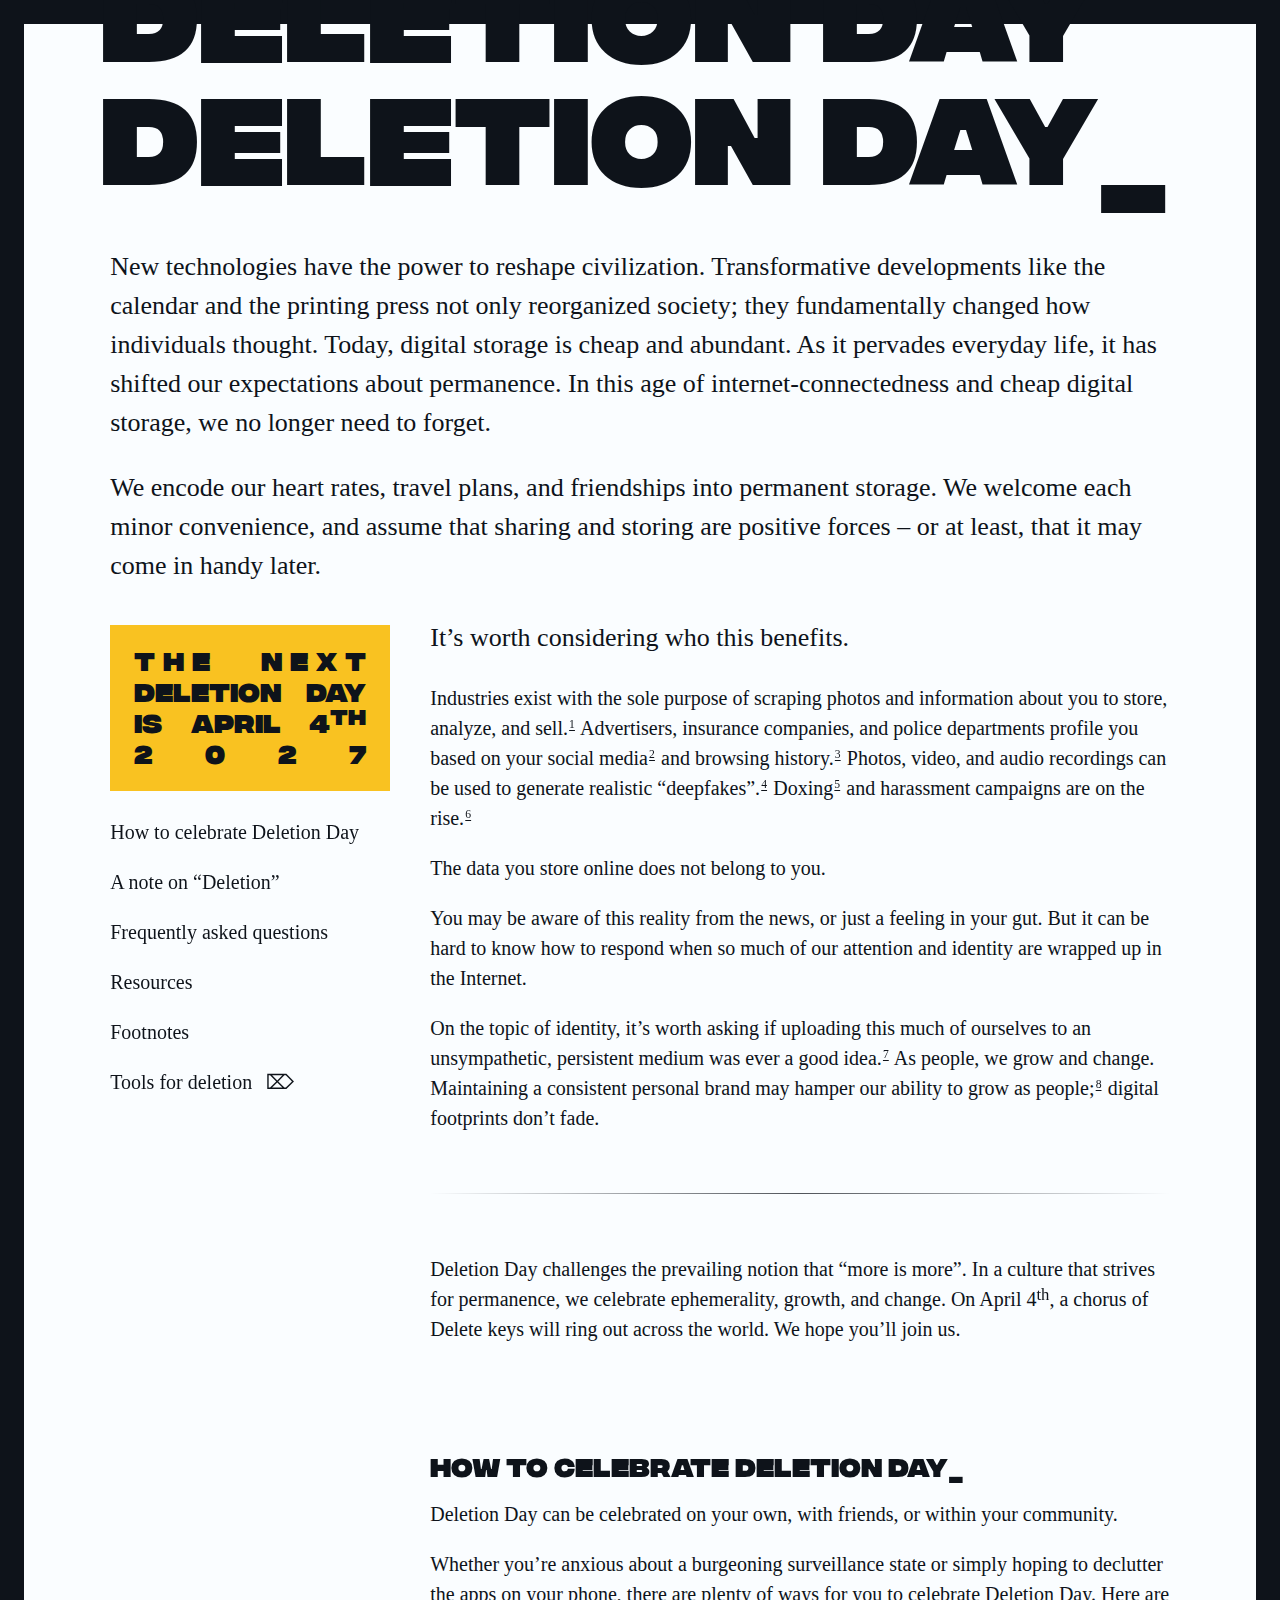
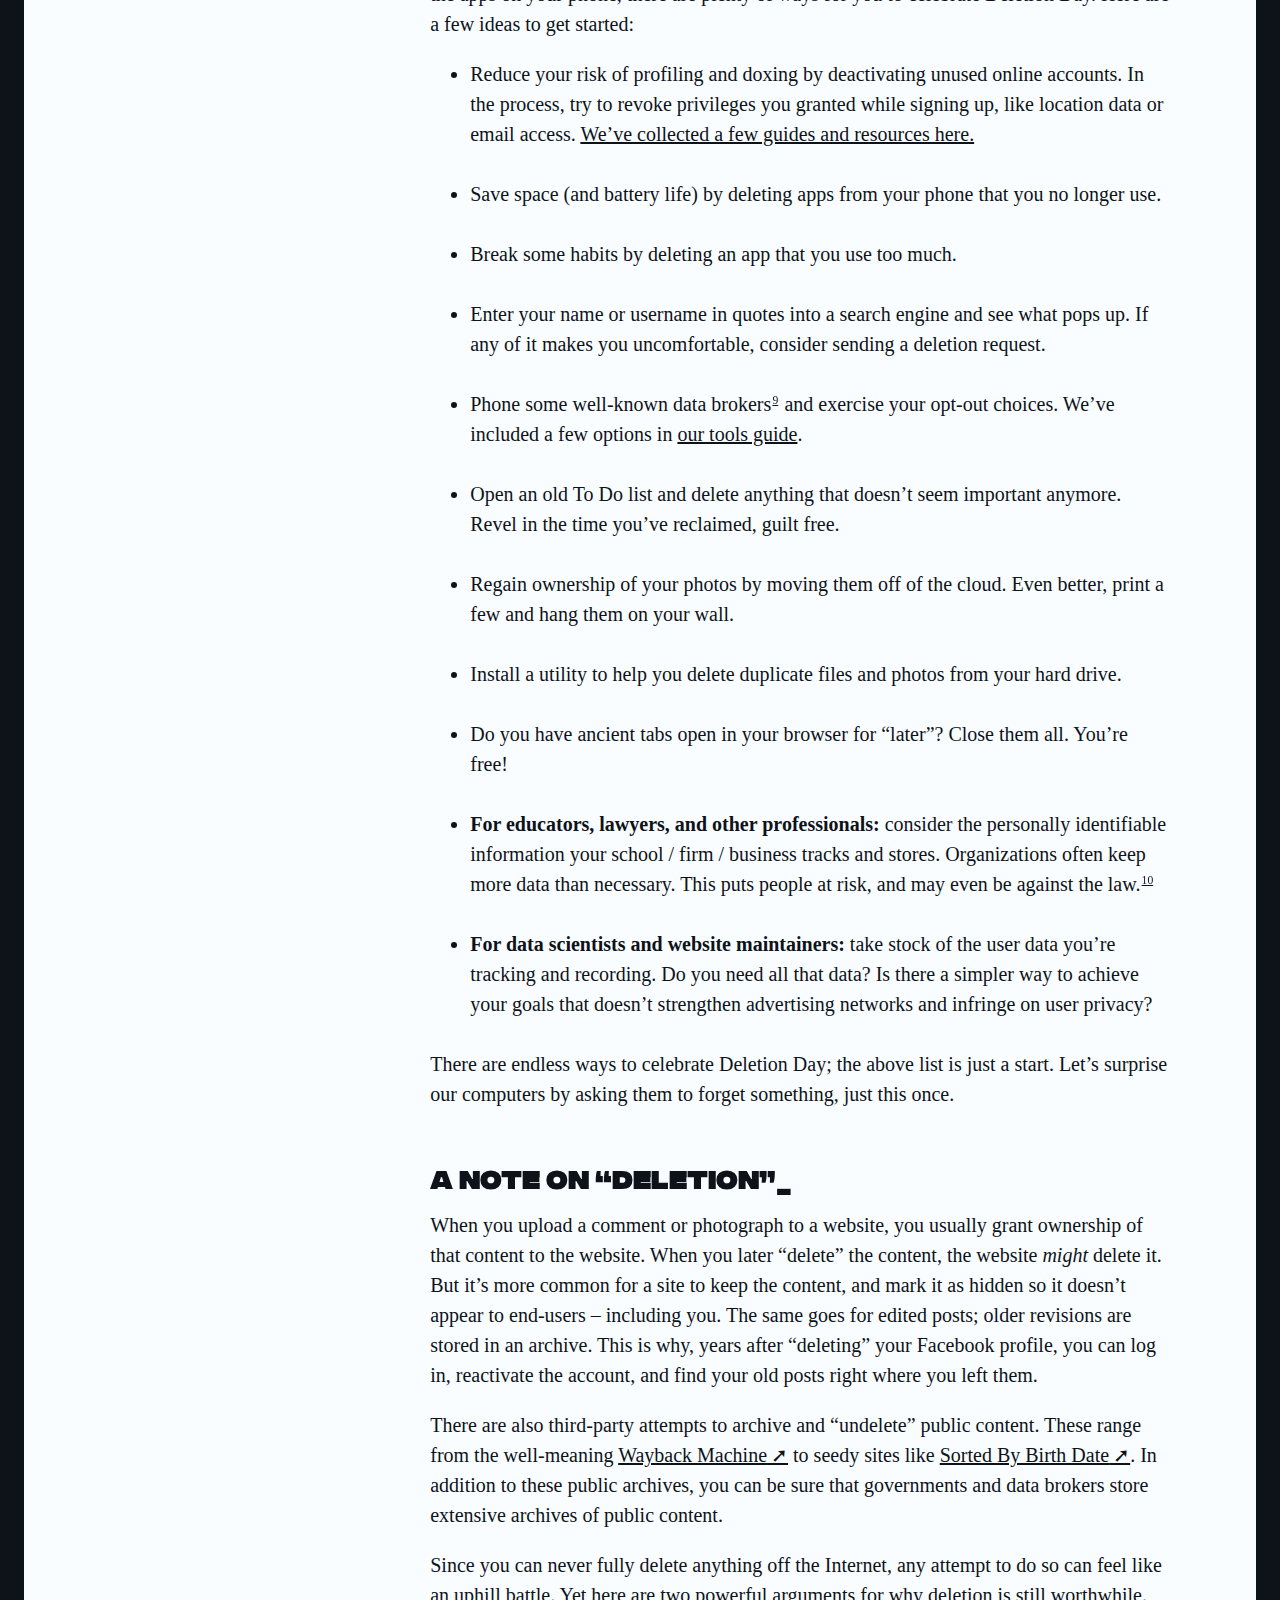
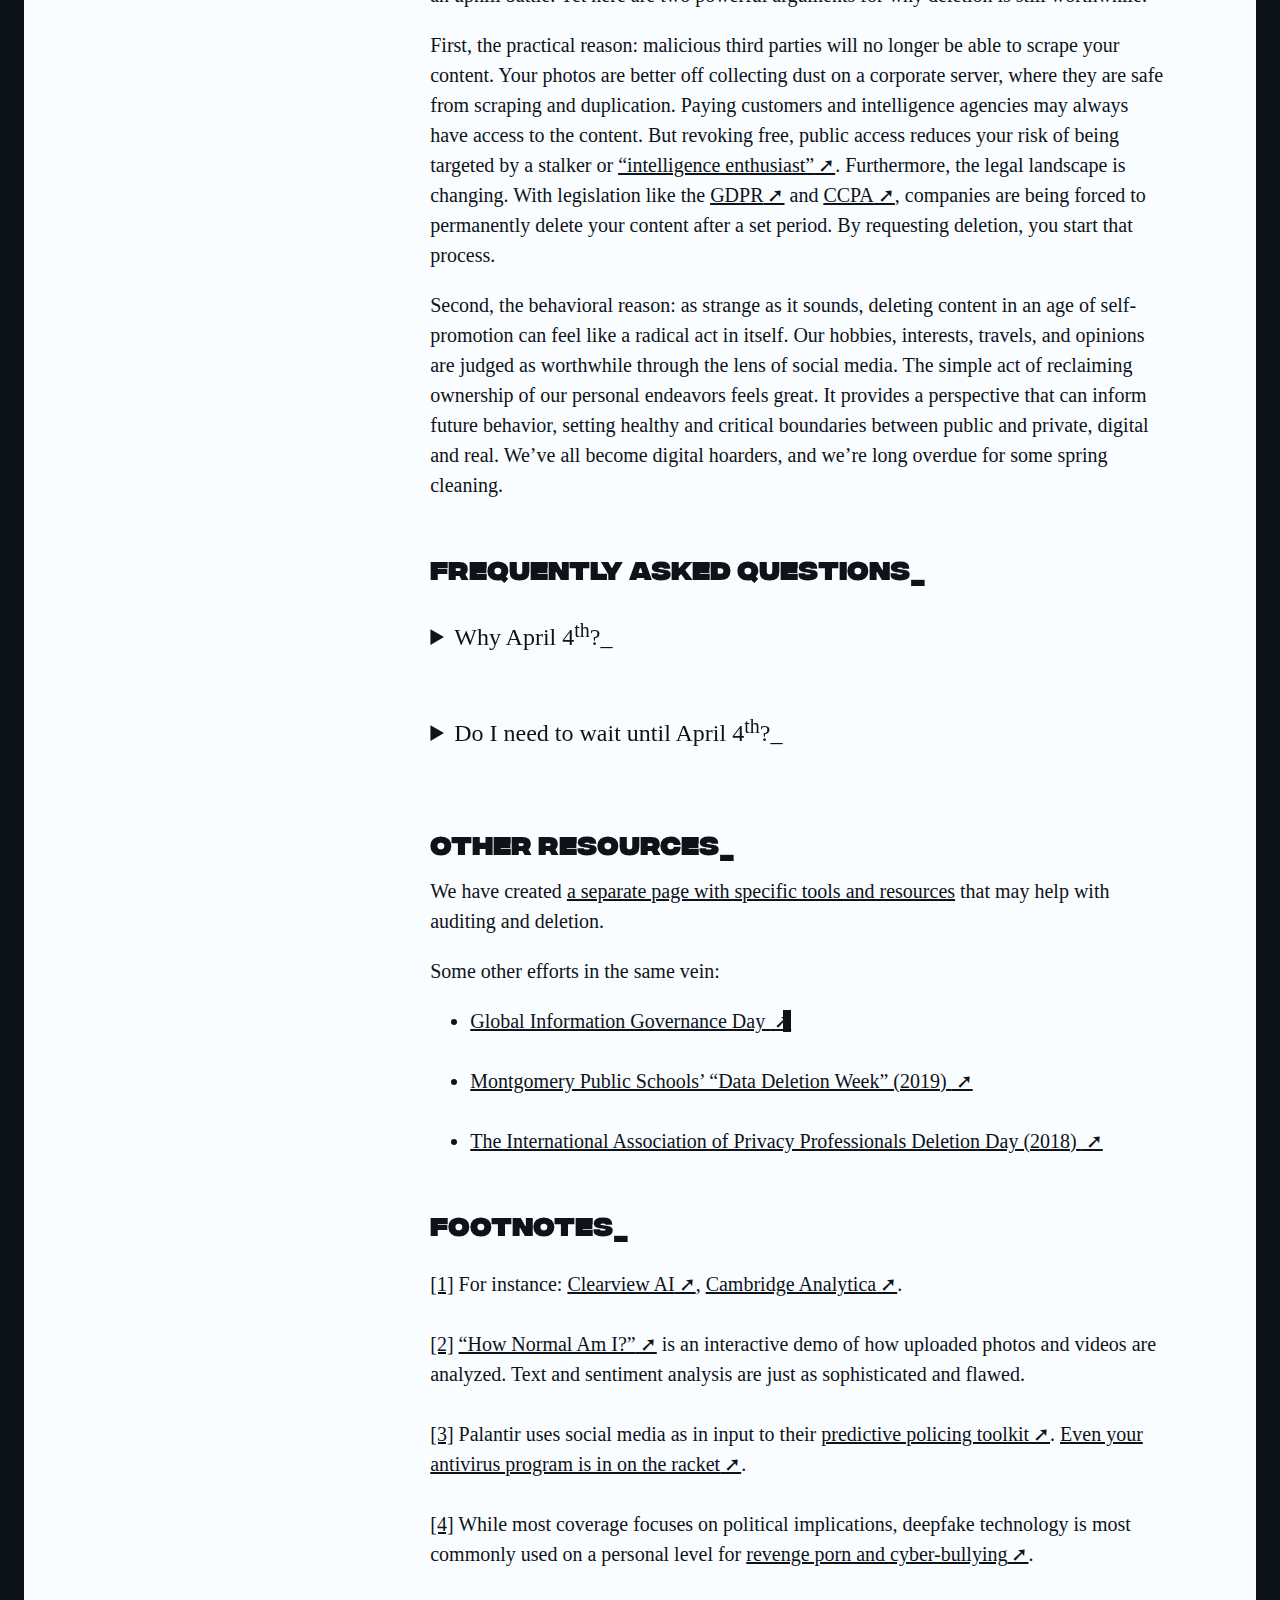
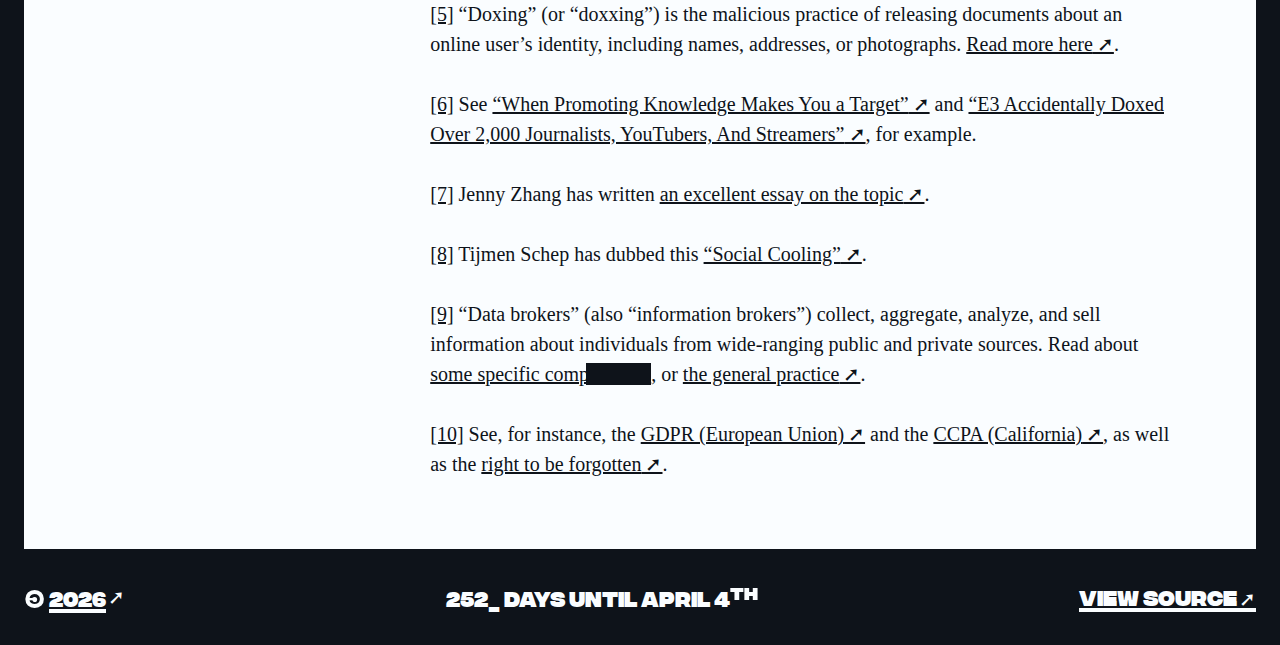
<file: index.html>
<!-- This program is free software: you can redistribute it and/or modify
it under the terms of the GNU General Public License as published by
the Free Software Foundation, either version 3 of the License, or
(at your option) any later version.

This program is distributed in the hope that it will be useful,
but WITHOUT ANY WARRANTY; without even the implied warranty of
MERCHANTABILITY or FITNESS FOR A PARTICULAR PURPOSE. See the
GNU General Public License for more details.

You can find a copy of the GNU General Public License at
<https://www.gnu.org/licenses/>. -->
<!DOCTYPE html>
<html lang="en">
<head>
	<meta charset="UTF-8">
	<meta name="viewport" content="width=device-width, initial-scale=1.0">
	<meta http-equiv="X-UA-Compatible" content="ie=edge">
	<title>April 4th is Deletion Day</title>
	<meta name="description" content="Deletion Day challenges the prevailing notion that “more is more”. In a culture that strives for permanence, we celebrate ephemerality, growth, and change.">
	<link rel="preload" href="/integral-cf-heavy.woff2" as="font" type="font/woff2" crossorigin>
	<link rel="apple-touch-icon" sizes="180x180" href="/apple-touch-icon.png">
	<link rel="icon" type="image/png" sizes="32x32" href="/favicon-32x32.png">
	<link rel="icon" type="image/png" sizes="16x16" href="/favicon-16x16.png">
	<link rel="manifest" href="/site.webmanifest">
	<link rel="mask-icon" href="/safari-pinned-tab.svg" color="#f9c221">
	<meta name="msapplication-TileColor" content="#f9c221">
	<meta name="theme-color" content="#100d09">
	<link rel="stylesheet" type="text/css" href="common.css">
	<style>
		nav {
			margin-top: -20px;
		}
		#faq {
			margin-bottom: 0.5em;
		}
		.deleted > *, .easter-egg {
			display: none;
		}
		.deleted > .easter-egg {
			display: block;
			position: fixed;
			top: 50%;
			left: 50%;
			transform: translate(-50%, -50%);
			font: 2em monospace;
		}
		.undo {
			background: none;
			border: 0;
			cursor: pointer;
			font: inherit;
			padding: 0;
			text-decoration: underline;
			margin-top: 1em;
		}
	</style>
</head>
<body class="no-js-motion">
<h1>Deletion Day</h1>

<main class="tools">

<div class="intro">
	<p>New technologies have the power to reshape civilization. Transformative developments like the calendar and the printing press not only reorganized society; they fundamentally changed how individuals thought. Today, digital storage is cheap and abundant. As it pervades everyday life, it has shifted our expectations about permanence. In this age of internet-connectedness and cheap digital storage, we no longer need to forget.</p>
	<p>We encode our heart rates, travel plans, and friendships into permanent storage. We welcome each minor convenience, and assume that sharing and storing are positive forces – or at least, that it may come in handy later.</p>
</div>

<h2 class="full-justify next-date"><span class="line stretch">The next</span> <span class="line">Deletion Day</span><br class="hard-break"> <span class="line">is April 4<sup>th</sup></span></h2>
<nav class="table-of-contents">
	<ul>
		<li><a href="#how-to-celebrate">How to celebrate Deletion Day</a></li>
		<li><a href="#a-note">A note on “Deletion”</a></li>
		<li><a href="#faq">Frequently asked questions</a></li>
		<li><a href="#resources">Resources</a></li>
		<li><a href="#footnotes">Footnotes</a></li>
		<li class="tools-link"><a href="/tools">Tools for deletion</a></li>
	</ul>
</nav>

<div class="content-1">
	<p class="big">It’s worth considering who this benefits.</p>
	<p>Industries exist with the sole purpose of scraping photos and information about you to store, analyze, and sell.<sup><a href="#fn1" id="r1">1</a></sup> Advertisers, insurance companies, and police departments profile you based on your social media<sup><a href="#fn2" id="r2">2</a></sup> and browsing history.<sup><a href="#fn3" id="r3">3</a></sup> Photos, video, and audio recordings can be used to generate realistic “deepfakes”.<sup><a href="#fn4" id="r4">4</a></sup> Doxing<sup><a href="#fn5" id="r5">5</a></sup> and harassment campaigns are on the rise.<sup><a href="#fn6" id="r6">6</a></sup></p>
	<p>The data you store online does not belong to you.</p>
	<p>You may be aware of this reality from the news, or just a feeling in your gut. But it can be hard to know how to respond when so much of our attention and identity are wrapped up in the Internet.</p>
	<p>On the topic of identity, it’s worth asking if uploading this much of ourselves to an unsympathetic, persistent medium was ever a good idea.<sup><a href="#fn7" id="r7">7</a></sup> As people, we grow and change. Maintaining a consistent personal brand may hamper our ability to grow as people;<sup><a href="#fn8" id="r8">8</a></sup> digital footprints don’t fade.</p>
	<hr/>
	<p>Deletion Day challenges the prevailing notion that “more is more”. In a culture that strives for permanence, we celebrate ephemerality, growth, and change. On April 4<sup>th</sup>, a chorus of Delete keys will ring out across the world. We hope you’ll join us.</p>
</div>
<div class="content-2">
	<h2 id="how-to-celebrate">How to celebrate Deletion Day</h2>
	<p>Deletion Day can be celebrated on your own, with friends, or within your community.</p>
	<p>Whether you’re anxious about a burgeoning surveillance state or simply hoping to declutter the apps on your phone, there are plenty of ways for you to celebrate Deletion Day. Here are a few ideas to get started:</p>
	<ul>
		<li>Reduce your risk of profiling and doxing by deactivating unused online accounts. In the process, try to revoke privileges you granted while signing up, like location data or email access. <a href="/tools#social-media">We’ve collected a few guides and resources here.</a></li>
		<li>Save space (and battery life) by deleting apps from your phone that you no longer use.</li>
		<li>Break some habits by deleting an app that you use too much.</li>
		<li>Enter your name or username in quotes into a search engine and see what pops up. If any of it makes you uncomfortable, consider sending a deletion request.</li>
		<li>Phone some well-known data brokers<sup><a href="#fn9" id="r9">9</a></sup> and exercise your opt-out choices. We’ve included a few options in <a href="/tools#data-brokers">our tools guide</a>.</li>
		<li>Open an old To Do list and delete anything that doesn’t seem important anymore. Revel in the time you’ve reclaimed, guilt free.</li>
		<li>Regain ownership of your photos by moving them off of the cloud. Even better, print a few and hang them on your wall.</li>
		<li>Install a utility to help you delete duplicate files and photos from your hard drive.</li>
		<li>Do you have ancient tabs open in your browser for “later”? Close them all. You’re free!</li>
		<li><strong>For educators, lawyers, and other professionals:</strong> consider the personally identifiable information your school / firm / business tracks and stores. Organizations often keep more data than necessary. This puts people at risk, and may even be against the law.<sup><a href="#fn10" id="r10">10</a></sup></li>
		<li><strong>For data scientists and website maintainers:</strong> take stock of the user data you’re tracking and recording. Do you need all that data? Is there a simpler way to achieve your goals that doesn’t strengthen advertising networks and infringe on user privacy?</li>
	</ul>
	<p>There are endless ways to celebrate Deletion Day; the above list is just a start. Let’s surprise our computers by asking them to forget something, just this once.</p>

	<h2 id="a-note">A note on “Deletion”</h2>
	<p>When you upload a comment or photograph to a website, you usually grant ownership of that content to the website. When you later “delete” the content, the website <em>might</em> delete it. But it’s more common for a site to keep the content, and mark it as hidden so it doesn’t appear to end-users – including you. The same goes for edited posts; older revisions are stored in an archive. This is why, years after “deleting” your Facebook profile, you can log in, reactivate the account, and find your old posts right where you left them.</p>
	<p>There are also third-party attempts to archive and “undelete” public content. These range from the well-meaning <a href="https://archive.org/web/" target="_blank" ref="noopener noreferrer">Wayback Machine</a> to seedy sites like <a href="http://sortedbybirthdate.com" target="_blank" rel="noopener noreferrer">Sorted By Birth Date</a>. In addition to these public archives, you can be sure that governments and data brokers store extensive archives of public content.</p>
	<p>Since you can never fully delete anything off the Internet, any attempt to do so can feel like an uphill battle. Yet here are two powerful arguments for why deletion is still worthwhile.</p>
	<p>First, the practical reason: malicious third parties will no longer be able to scrape your content. Your photos are better off collecting dust on a corporate server, where they are safe from scraping and duplication. Paying customers and intelligence agencies may always have access to the content. But revoking free, public access reduces your risk of being targeted by a stalker or <a href="https://www.reddit.com/r/OSINT/" target="_blank" ref="noopener noreferrer">“intelligence enthusiast”</a>. Furthermore, the legal landscape is changing. With legislation like the <a href="https://gdpr-info.eu/" target="_blank" rel="noopener noreferrer">GDPR</a> and <a href="https://leginfo.legislature.ca.gov/faces/billTextClient.xhtml?bill_id=201720180AB375" target="_blank" rel="noopener noreferrer">CCPA</a>, companies are being forced to permanently delete your content after a set period. By requesting deletion, you start that process.</p>
	<p>Second, the behavioral reason: as strange as it sounds, deleting content in an age of self-promotion can feel like a radical act in itself. Our hobbies, interests, travels, and opinions are judged as worthwhile through the lens of social media. The simple act of reclaiming ownership of our personal endeavors feels great. It provides a perspective that can inform future behavior, setting healthy and critical boundaries between public and private, digital and real. We’ve all become digital hoarders, and we’re long overdue for some spring cleaning.</p>

	<h2 id="faq">Frequently asked questions</h2>
	<details>
		<summary><h3 id="why-april-4">Why April 4<sup>th</sup>?</h3></summary>
		<p>Have you ever made a typo when trying to access a website and seen
		an error like <code>404: Page Not Found</code>?</p>
		<p>When you type a URL into your web browser, the computer on the other end
		tries to find a resource at that address. It can find photos, documents, or
		entire webpages. But if it can’t find <em>anything</em>, it needs a way to
		communicate the error. Computers on the Internet communicate using a
		protocol called HTTP, and <a href="https://en.wikipedia.org/wiki/HTTP_404" target="_blank" rel="noopener noreferrer">
		the specific code for "Not Found" is 404.</a></p>
		<p>April 4<sup>th</sup> is 4/04.</p>
		<p>Another fun fact: <a href="https://en.wikipedia.org/wiki/Nineteen_Eighty-Four" target="_blank" rel="noopener noreferrer">George Orwell’s <em>“1984”</em></a>
		begins on April 4<sup>th</sup>, as the protagonist writes his first diary entry. Recording
		his thoughts is dangerous; if discovered, he’ll be “punished by death, or at
		least by twenty-five years in a forced-labour camp” by the surveillance state.</p>
	</details>
	<details>
		<summary><h3 id="should-i-wait">Do I need to wait until April 4<sup>th</sup>?</h3></summary>
		<p>Absolutely not! We chose April 4<sup>th</sup> as an arbitrary date
		to rally around. The best time to get started is right now.</p>
	</details>

	<h2 id="resources">Other resources</h2>
	<p>We have created <a href="/tools">a separate page with specific tools and resources</a> that may help with auditing and deletion.</p>
	<p>Some other efforts in the same vein:</p>
	<ul>
		<li>
			<a href="https://en.wikipedia.org/wiki/Global_Information_Governance_Day" target="_blank" rel="noopener noreferrer">
				Global Information Governance Day
			</a>
		</li>
		<li>
			<a href="https://www.theguardian.com/education/2019/dec/05/schools-monitor-students-online-activity" target="_blank" rel="noopener noreferrer">
				Montgomery Public Schools’ “Data Deletion Week” (2019)
			</a>
		</li>
		<li>
			<a href="https://iapp.org/news/a/data-deletion-day/" target="_blank" rel="noopener noreferrer">
				The International Association of Privacy Professionals Deletion Day (2018)
			</a>
		</li>
	</ul>

	<h2 id="footnotes">Footnotes</h2>
	<ul class="fns">
		<li id="fn1">
			<a href="#r1">[1]</a>
			For instance: <a href="https://www.nytimes.com/2020/01/18/technology/clearview-privacy-facial-recognition.html" target="_blank" rel="noopener noreferrer">Clearview AI</a>, <a href="https://en.wikipedia.org/wiki/Facebook%E2%80%93Cambridge_Analytica_data_scandal" target="_blank" rel="noopener noreferrer">Cambridge Analytica</a>.
		</li>
		<li id="fn2">
			<a href="#r2">[2]</a>
			<a href="https://www.hownormalami.eu/" target="_blank" rel="noopener noreferrer">“How Normal Am I?”</a> is an interactive demo of how uploaded photos and videos are analyzed. Text and sentiment analysis are just as sophisticated and flawed.
		</li>
		<li id="fn3">
			<a href="#r3">[3]</a>
			Palantir uses social media as in input to their <a href="https://www.theverge.com/platform/amp/2018/2/27/17054740/palantir-predictive-policing-tool-new-orleans-nopd" target="_blank" ref="noopener noreferrer">predictive policing toolkit</a>. <a href="https://www.vice.com/en_us/article/qjdkq7/avast-antivirus-sells-user-browsing-data-investigation" target="_blank" ref="noopener noreferrer">Even your antivirus program is in on the racket</a>.
		</li>
		<li id="fn4">
			<a href="#r4">[4]</a>
			While most coverage focuses on political implications, deepfake technology is most commonly used on a personal level for <a href="https://www.bbc.com/news/technology-49961089" target="_blank" ref="noopener noreferrer">revenge porn and cyber-bullying</a>.
		</li>
		<li id="fn5">
			<a href="#r5">[5]</a>
			“Doxing” (or “doxxing”) is the malicious practice of releasing documents about an online user’s identity, including names, addresses, or photographs. <a href="https://en.wikipedia.org/wiki/Doxing" target="_blank" ref="noopener noreferrer">Read more here</a>.
		</li>
		<li id="fn6">
			<a href="#r6">[6]</a>
			See <a href="https://blogs.scientificamerican.com/observations/when-promoting-knowledge-makes-you-a-target" target="_blank" rel="noopener noreferrer">“When Promoting Knowledge Makes You a Target”</a> and <a href="https://www.buzzfeednews.com/article/ryanhatesthis/e3-leaked-2000-journalists-personal-info" target="_blank" rel="noopener noreferrer">“E3 Accidentally Doxed Over 2,000 Journalists, YouTubers, And Streamers”</a>, for example.
		</li>
		<li id="fn7">
			<a href="#r7">[7]</a>
			Jenny Zhang has written <a href="https://www.phirephoenix.com/blog/2020-08-20/forget" target="_blank" rel="noopener noreferrer">an excellent essay on the topic</a>.
		</li>
		<li id="fn8">
			<a href="#r8">[8]</a>
			Tijmen Schep has dubbed this <a href="https://www.socialcooling.com/" target="_blank" rel="noopener noreferrer">“Social Cooling”</a>.
		</li>
		<li id="fn9">
			<a href="#r9">[9]</a>
			“Data brokers” (also “information brokers”) collect, aggregate, analyze, and sell information about individuals from wide-ranging public and private sources. Read about <a href="https://www.fastcompany.com/90310803/here-are-the-data-brokers-quietly-buying-and-selling-your-personal-information" target="_blank" rel="noopener noreferrer">some specific companies</a>, or <a href="https://en.wikipedia.org/wiki/Information_broker" target="_blank" rel="noopener noreferrer">the general practice</a>.
		</li>
		<li id="fn10">
			<a href="#r10">[10]</a>
			See, for instance, the <a href="https://gdpr-info.eu/" target="_blank" rel="noopener noreferrer">GDPR (European Union)</a> and the <a href="https://leginfo.legislature.ca.gov/faces/billTextClient.xhtml?bill_id=201720180AB375" target="_blank" rel="noopener noreferrer">CCPA (California)</a>, as well as the <a href="https://en.wikipedia.org/wiki/Right_to_be_forgotten" target="_blank" ref="noopener noreferrer">right to be forgotten</a>.
		</li>
	</ul>
</div>

</main>
<footer>
	<a class="copyright" href="https://github.com/deletionday/site/blob/master/COPYING" target="_blank" rel="noopener noreferrer"><span class="copyleft">©</span> <span class="copy-year"></span></a>
	<span class="countdown"></span>
	<a href="https://github.com/deletionday/site" target="_blank" rel="noopener noreferrer">View source</a>
</footer>

<div class="easter-egg">Deletion successful.<div><button onClick="window.location.reload()" type="button" class="undo">Undo?</button><span class="cursor"></span></div></div>

<script src="./common.js"></script>
<script>
	document.addEventListener('keydown', function easterEgg(e) {
		if (e.key === 'Delete' || e.key === 'Backspace') {
			clearTimeout(animateHeaderTimeout);
			$$('body').classList.add('deleted');
			e.preventDefault();
			document.removeEventListener('keydown', easterEgg);
		}
	});
</script>
</body>
</html>
</file>
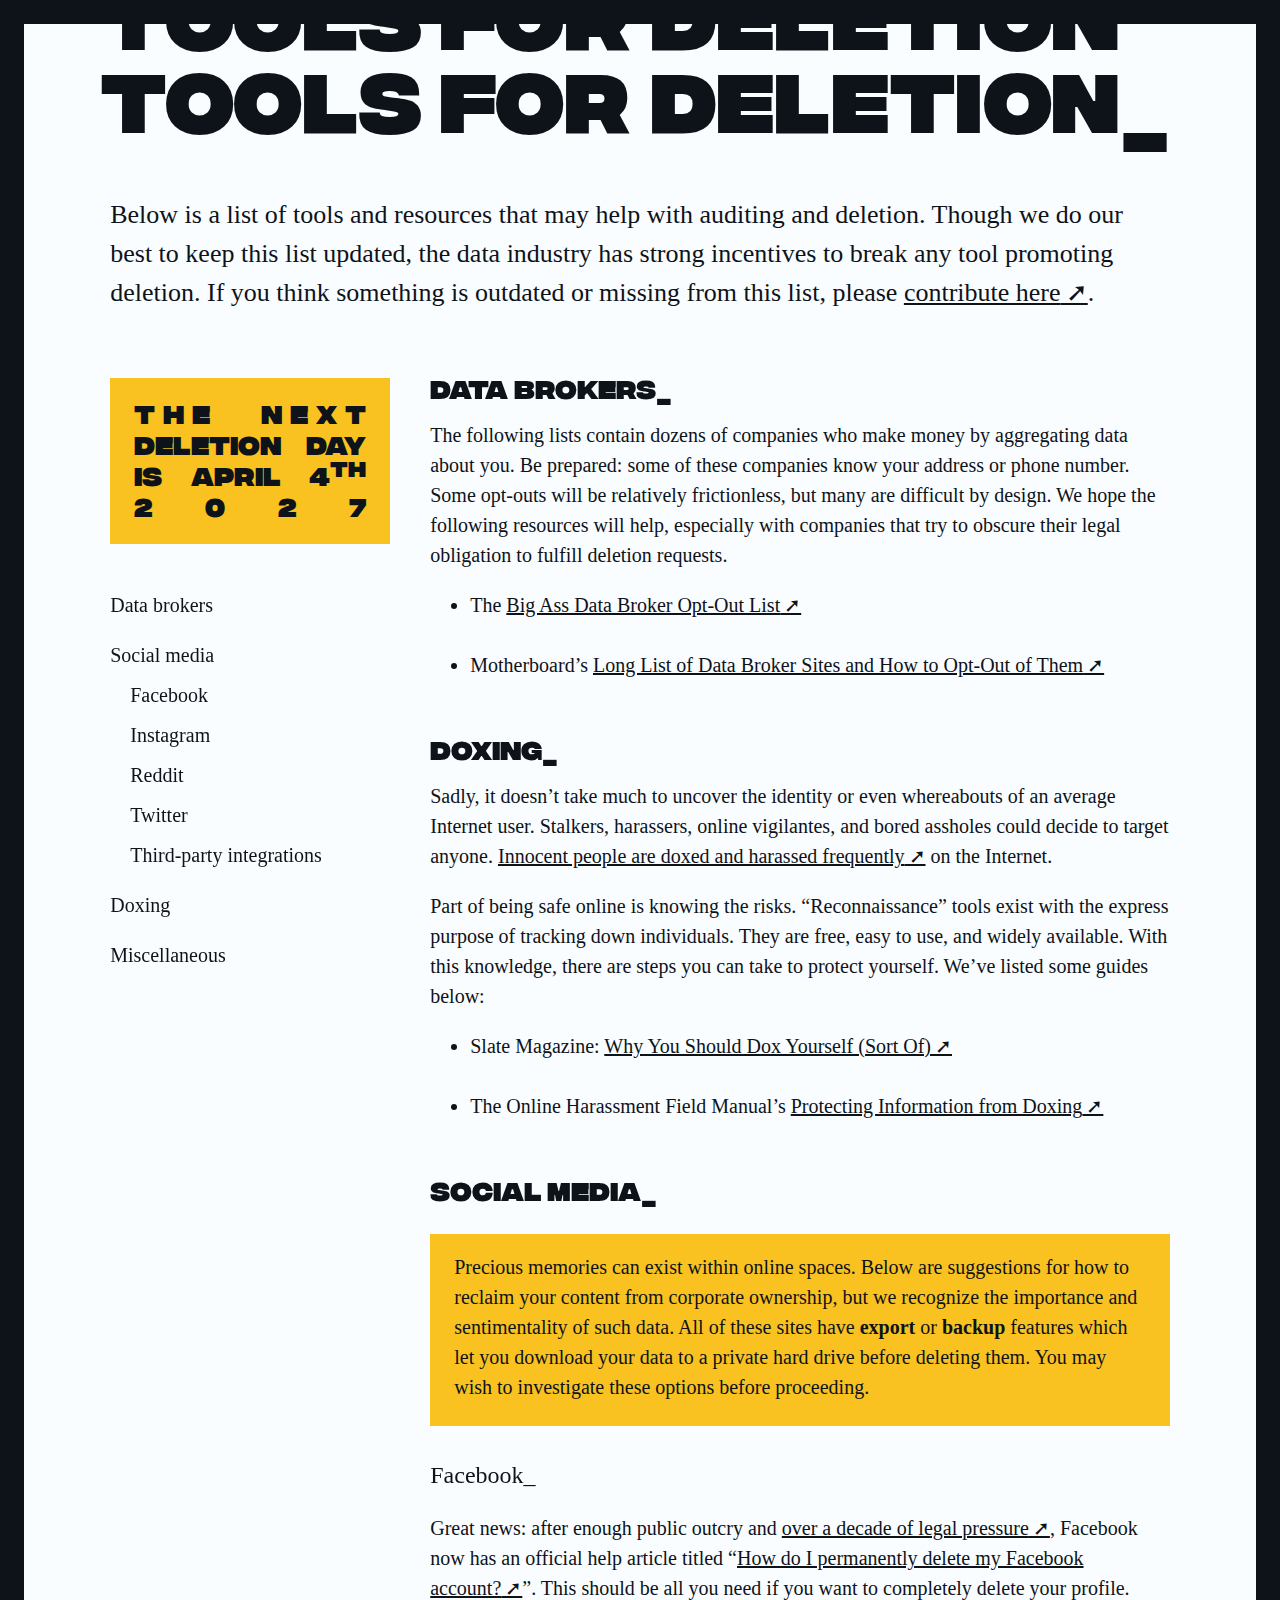
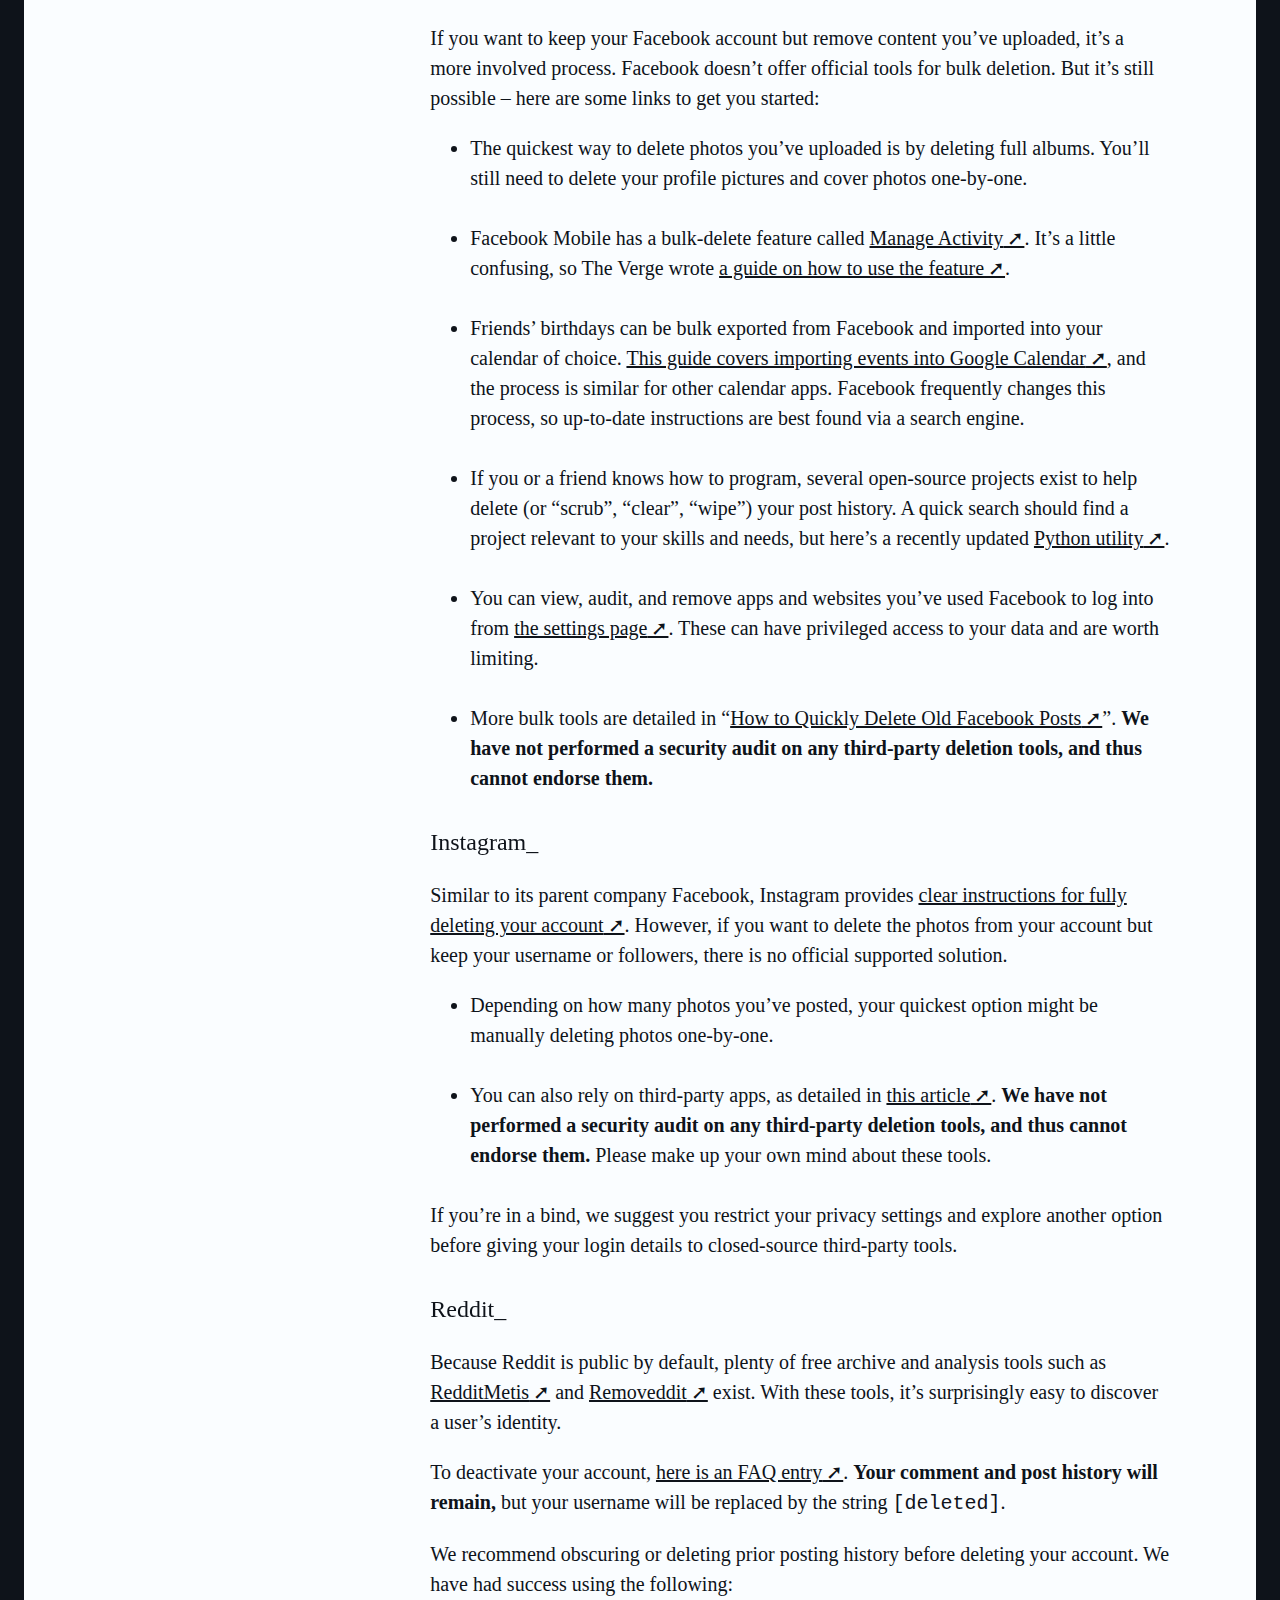
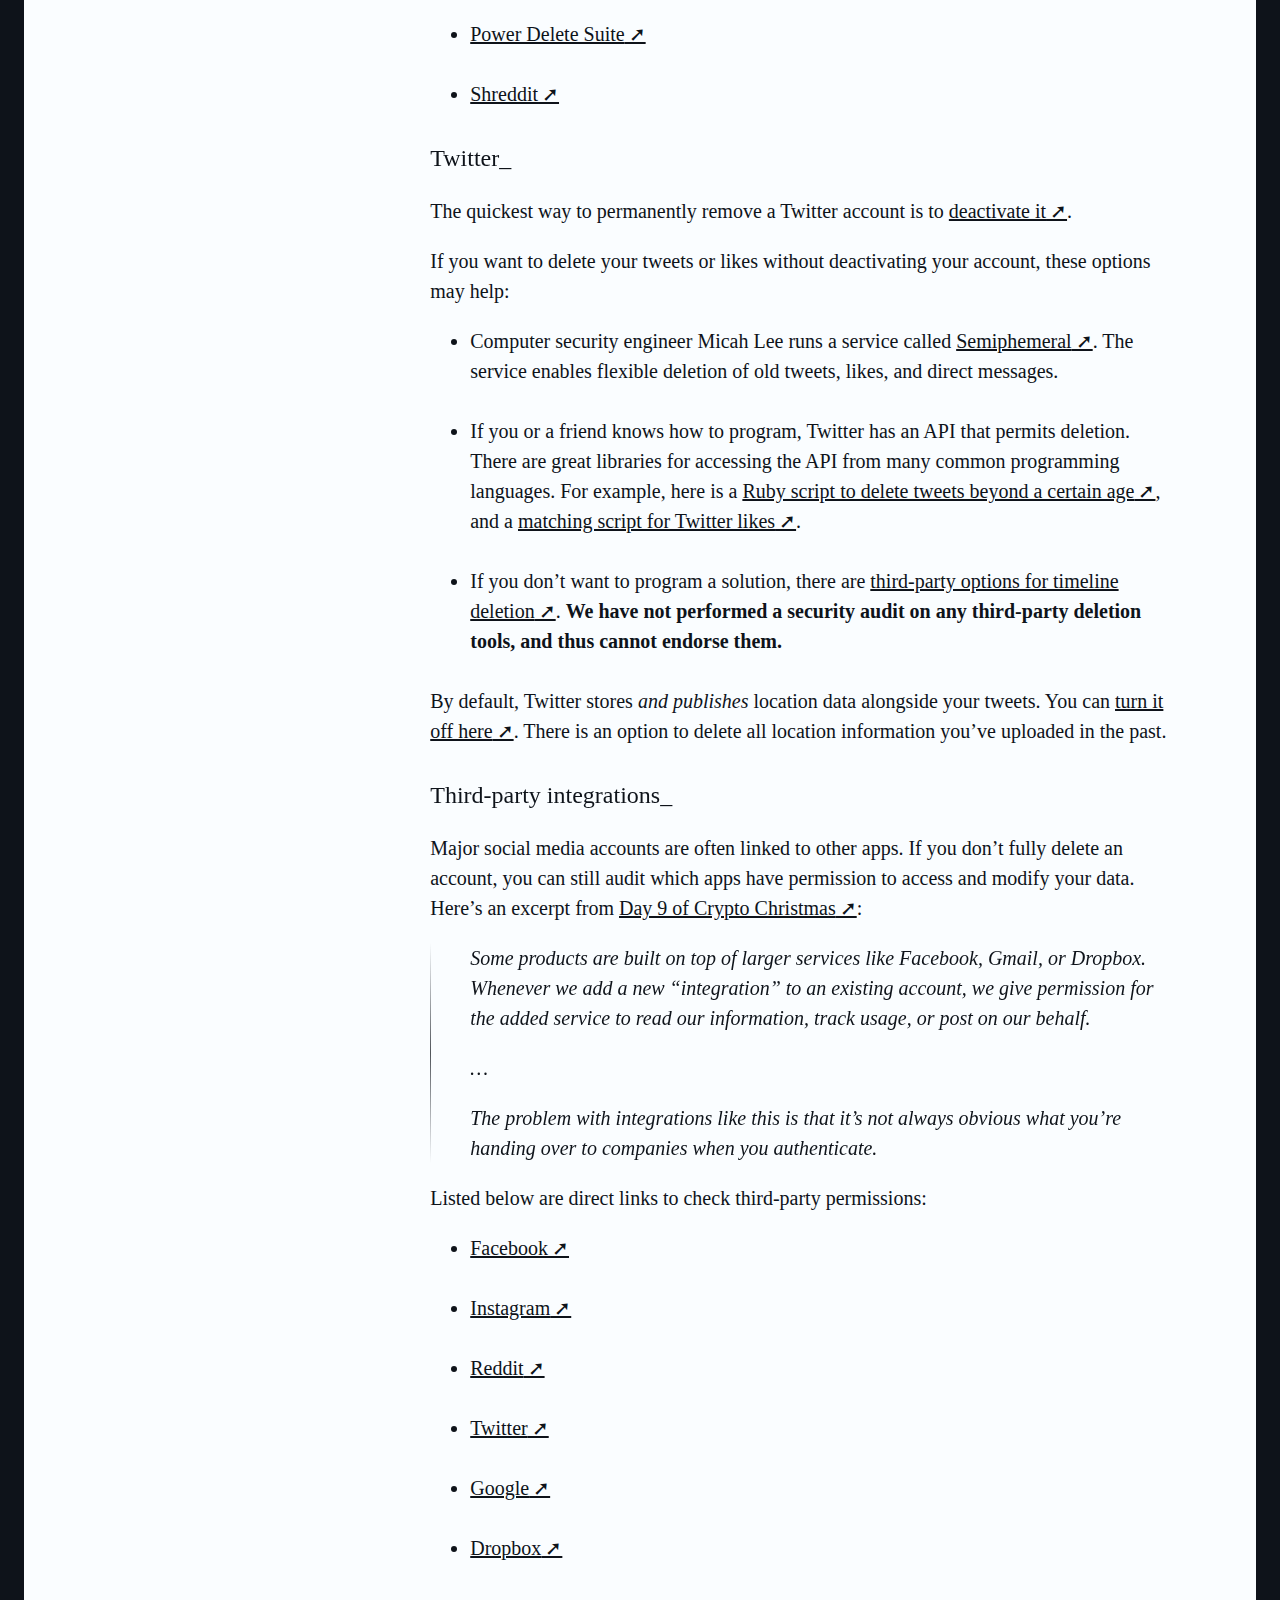
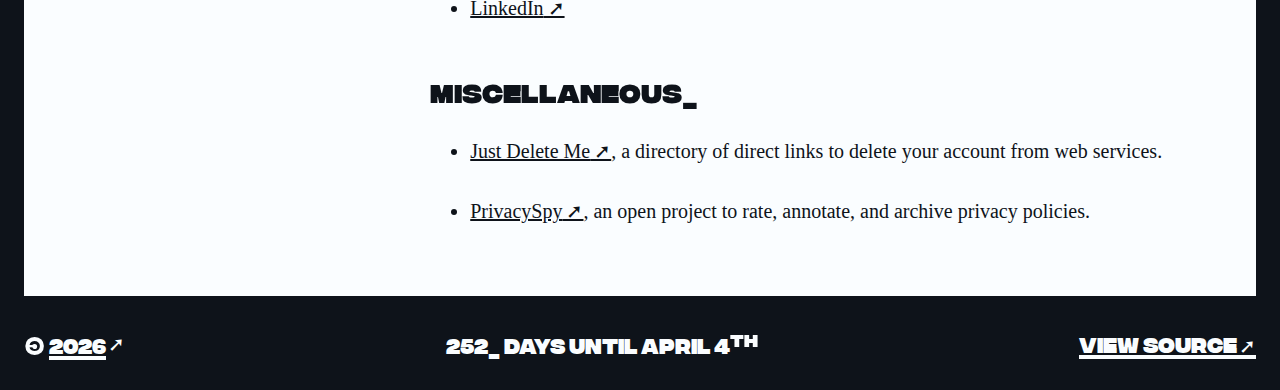
<file: tools/index.html>
<!-- This program is free software: you can redistribute it and/or modify
it under the terms of the GNU General Public License as published by
the Free Software Foundation, either version 3 of the License, or
(at your option) any later version.

This program is distributed in the hope that it will be useful,
but WITHOUT ANY WARRANTY; without even the implied warranty of
MERCHANTABILITY or FITNESS FOR A PARTICULAR PURPOSE. See the
GNU General Public License for more details.

You can find a copy of the GNU General Public License at
<https://www.gnu.org/licenses/>. -->
<!DOCTYPE html>
<html lang="en">
<head>
	<meta charset="UTF-8">
	<meta name="viewport" content="width=device-width, initial-scale=1.0">
	<meta http-equiv="X-UA-Compatible" content="ie=edge">
	<title>Tools for deletion</title>
	<meta name="description" content="A list of resources for auditing personal information exposure and requesting deletion. Includes tools to help prevent data mining, impersonation, and doxing.">
	<link rel="preload" href="/integral-cf-heavy.woff2" as="font" type="font/woff2" crossorigin>
	<link rel="apple-touch-icon" sizes="180x180" href="/apple-touch-icon.png">
	<link rel="icon" type="image/png" sizes="32x32" href="/favicon-32x32.png">
	<link rel="icon" type="image/png" sizes="16x16" href="/favicon-16x16.png">
	<link rel="manifest" href="/site.webmanifest">
	<link rel="mask-icon" href="/safari-pinned-tab.svg" color="#f9c221">
	<meta name="msapplication-TileColor" content="#f9c221">
	<meta name="theme-color" content="#100d09">
	<link rel="stylesheet" type="text/css" href="../common.css">
	<style>
		@media screen and (min-width: 1080px) {
			.content-2 { grid-area: 2 / 2 / 5 / 3; }
			.content-2 > :first-child { margin-top: 0; }
		}
	</style>
</head>
<body class="no-js-motion">
<h1>Tools for deletion</h1>

<main>
<p class="intro">Below is a list of tools and resources that may help with auditing and deletion. Though we do our best to keep this list updated, the data industry has strong incentives to break any tool promoting deletion. If you think something is outdated or missing from this list, please <a href="https://github.com/deletionday/site" target="_blank" rel="noopener noreferrer">contribute here</a>.</p>

<h2 class="full-justify next-date"><span class="line stretch">The next</span> <span class="line">Deletion Day</span><br class="hard-break"> <span class="line">is April 4<sup>th</sup></span></h2>
<nav class="table-of-contents">
	<ul>
		<li class="home-link"><a href="/">Back</a></li>
		<li><a href="#data-brokers">Data brokers</a></li>
		<li>
			<a href="#social-media">Social media</a>
			<ul>
				<li><a href="#facebook">Facebook</a></li>
				<li><a href="#instagram">Instagram</a></li>
				<li><a href="#reddit">Reddit</a></li>
				<li><a href="#twitter">Twitter</a></li>
				<li><a href="#integrations">Third-party integrations</a></li>
			</ul>
		</li>
		<li><a href="#doxing">Doxing</a></li>
		<li><a href="#misc">Miscellaneous</a></li>
	</ul>
</nav>

<div class="content-2">
	<h2 id="data-brokers">Data brokers</h2>
	<p>The following lists contain dozens of companies who make money by aggregating data about you. Be prepared: some of these companies know your address or phone number. Some opt-outs will be relatively frictionless, but many are difficult by design. We hope the following resources will help, especially with companies that try to obscure their legal obligation to fulfill deletion requests.</p>
	<ul>
		<li>The <a href="https://docs.google.com/document/d/1ElB7VXmr5JEkFaLJpO7YLGrAuasedmq-rZC-8TUMxTM" target="_blank" rel="noopener noreferrer">Big Ass Data Broker Opt-Out List</a></li>
		<li>Motherboard’s <a href="https://www.vice.com/en_us/article/ne9b3z/how-to-get-off-data-broker-and-people-search-sites-pipl-spokeo" target="_blank" rel="noopener noreferrer">Long List of Data Broker Sites and How to Opt-Out of Them</a></li>
	</ul>

	<h2 id="doxing">Doxing</h2>
	<p>Sadly, it doesn’t take much to uncover the identity or even whereabouts of an average Internet user. Stalkers, harassers, online vigilantes, and bored assholes could decide to target anyone. <a href="https://blogs.scientificamerican.com/observations/when-promoting-knowledge-makes-you-a-target" target="_blank" rel="noopener noreferrer">Innocent people are doxed and harassed frequently</a> on the Internet.</p>
	<p>Part of being safe online is knowing the risks. “Reconnaissance” tools exist with the express purpose of tracking down individuals. They are free, easy to use, and widely available. With this knowledge, there are steps you can take to protect yourself. We’ve listed some guides below:</p>
	<ul>
		<li>Slate Magazine: <a href="https://slate.com/technology/2020/02/how-and-why-dox-yourself.html" target="_blank" rel="noopener noreferrer">Why You Should Dox Yourself (Sort Of)</a></li>
		<li>The Online Harassment Field Manual’s <a href="https://onlineharassmentfieldmanual.pen.org/protecting-information-from-doxing/" target="_blank" rel="noopener noreferrer">Protecting Information from Doxing</a></li>
	</ul>

	<h2 id="social-media">Social media</h2>
	<p class="disclaimer">Precious memories can exist within online spaces. Below are suggestions for how to reclaim your content from corporate ownership, but we recognize the importance and sentimentality of such data. All of these sites have <strong>export</strong> or <strong>backup</strong> features which let you download your data to a private hard drive before deleting them. You may wish to investigate these options before proceeding.</p>

	<h3 id="facebook">Facebook</h3>
	<p>Great news: after enough public outcry and <a href="https://www.priv.gc.ca/en/opc-actions-and-decisions/investigations/investigations-into-businesses/2009/pipeda-2009-008/" target="_blank" rel="noopener noreferrer">over a decade of legal pressure</a>, Facebook now has an official help article titled “<a href="https://www.facebook.com/help/250563911970368" target="_blank" rel="noopener noreferrer">How do I permanently delete my Facebook account?</a>”. This should be all you need if you want to completely delete your profile.</p>
	<p>If you want to keep your Facebook account but remove content you’ve uploaded, it’s a more involved process. Facebook doesn’t offer official tools for bulk deletion. But it’s still possible – here are some links to get you started:</p>
	<ul>
		<li>The quickest way to delete photos you’ve uploaded is by deleting full albums. You’ll still need to delete your profile pictures and cover photos one-by-one.</li>
		<li>Facebook Mobile has a bulk-delete feature called <a href="https://www.facebook.com/help/3094200253964092" target="_blank" rel="noopener noreferrer">Manage Activity</a>. It’s a little confusing, so The Verge wrote <a href="https://www.theverge.com/21278293/facebook-posts-delete-bulk-how-to-manage-activity" target="_blank" rel="noopener noreferrer">a guide on how to use the feature</a>.</li>
		<li>Friends’ birthdays can be bulk exported from Facebook and imported into your calendar of choice. <a href="https://digibites.zendesk.com/hc/en-us/articles/200299683-How-do-I-get-Facebook-Birthdays-or-Facebook-Upcoming-events-in-Google-Calendar-" target="_blank" rel="noopener noreferrer">This guide covers importing events into Google Calendar</a>, and the process is similar for other calendar apps. Facebook frequently changes this process, so up-to-date instructions are best found via a search engine.</li>
		<li>If you or a friend knows how to program, several open-source projects exist to help delete (or “scrub”, “clear”, “wipe”) your post history. A quick search should find a project relevant to your skills and needs, but here’s a recently updated <a href="https://github.com/weskerfoot/DeleteFB" target="_blank" rel="noopener noreferrer">Python utility</a>.</li>
		<li>You can view, audit, and remove apps and websites you’ve used Facebook to log into from <a href="https://www.facebook.com/settings?tab=applications&ref=settings" target="_blank" rel="noopener noreferrer">the settings page</a>. These can have privileged access to your data and are worth limiting.</li>
		<li>More bulk tools are detailed in “<a href="https://www.pcmag.com/how-to/how-to-quickly-delete-old-facebook-posts" target="_blank" rel="noopener noreferrer">How to Quickly Delete Old Facebook Posts</a>”. <strong>We have not performed a security audit on any third-party deletion tools, and thus cannot endorse them.</strong></li>
	</ul>

	<h3 id="instagram">Instagram</h3>
	<p>Similar to its parent company Facebook, Instagram provides <a href="https://help.instagram.com/370452623149242" target="_blank" rel="noopener noreferrer">clear instructions for fully deleting your account</a>. However, if you want to delete the photos from your account but keep your username or followers, there is no official supported solution.</p>
	<ul>
		<li>Depending on how many photos you’ve posted, your quickest option might be manually deleting photos one-by-one.</li>
		<li>You can also rely on third-party apps, as detailed in <a href="https://www.techjunkie.com/delete-all-instagram-photos/" target="_blank" rel="noopener noreferrer">this article</a>. <strong>We have not performed a security audit on any third-party deletion tools, and thus cannot endorse them.</strong> Please make up your own mind about these tools.</li>
	</ul>
	<p>If you’re in a bind, we suggest you restrict your privacy settings and explore another option before giving your login details to closed-source third-party tools.</p>

	<h3 id="reddit">Reddit</h3>
	<p>Because Reddit is public by default, plenty of free archive and analysis tools such as <a href="https://redditmetis.com/" target="_blank" rel="noopener noreferrer">RedditMetis</a> and <a href="https://www.removeddit.com/about/" target="_blank" rel="noopener noreferrer">Removeddit</a> exist. With these tools, it’s surprisingly easy to discover a user’s identity.</p>
	<p>To deactivate your account, <a href="https://www.reddit.com/r/help/wiki/faq#wiki_how_do_i_delete_my_account.3F" target="_blank" rel="noopener noreferrer">here is an FAQ entry</a>. <strong>Your comment and post history will remain,</strong> but your username will be replaced by the string <code>[deleted]</code>.</p>
	<p>We recommend obscuring or deleting prior posting history before deleting your account. We have had success using the following:</p>
	<ul>
		<li><a href="https://github.com/j0be/PowerDeleteSuite" target="_blank" rel="noopener noreferrer">Power Delete Suite</a></li>
		<li><a href="https://github.com/x89/Shreddit" target="_blank" rel="noopener noreferrer">Shreddit</a></li>
	</ul>

	<h3 id="twitter">Twitter</h3>
	<p>The quickest way to permanently remove a Twitter account is to <a href="https://help.twitter.com/en/managing-your-account/how-to-deactivate-twitter-account" target="_blank" rel="noopener noreferrer">deactivate it</a>.</p>
	<p>If you want to delete your tweets or likes without deactivating your account, these options may help:</p>
	<ul>
		<li>Computer security engineer Micah Lee runs a service called <a href="https://semiphemeral.com/" target="_blank" rel="noopener noreferrer">Semiphemeral</a>. The service enables flexible deletion of old tweets, likes, and direct messages.</li>
		<li>If you or a friend knows how to program, Twitter has an API that permits deletion. There are great libraries for accessing the API from many common programming languages. For example, here is a <a href="https://gist.github.com/robinsloan/3688616" target="_blank" rel="noopener noreferrer">Ruby script to delete tweets beyond a certain age</a>, and a <a href="https://gist.github.com/robinsloan/5cbb76d9f8ab7ec15b5c811dd671959a" target="_blank" rel="noopener noreferrer">matching script for Twitter likes</a>.</li>
		<li>If you don’t want to program a solution, there are <a href="https://www.theverge.com/2018/2/8/16991396/how-to-delete-twitter-history-tweetdelete" target="_blank" rel="noopener noreferrer">third-party options for timeline deletion</a>. <strong>We have not performed a security audit on any third-party deletion tools, and thus cannot endorse them.</strong></li>
	</ul>
	<p>By default, Twitter stores <em>and publishes</em> location data alongside your tweets. You can <a href="https://twitter.com/settings/location" target="_blank" rel="noopener noreferrer">turn it off here</a>. There is an option to delete all location information you’ve uploaded in the past.</p>

	<h3 id="integrations">Third-party integrations</h3>
	<p>Major social media accounts are often linked to other apps. If you don’t fully delete an account, you can still audit which apps have permission to access and modify your data. Here’s an excerpt from <a href="https://xmas.rileyjshaw.com/2016/9/" target="_blank" rel="noopener noreferrer">Day 9 of Crypto Christmas</a>:</p>
	<blockquote>
		<p>Some products are built on top of larger services like Facebook, Gmail, or Dropbox. Whenever we add a new “integration” to an existing account, we give permission for the added service to read our information, track usage, or post on our behalf.</p>
		<p>…</p>
		<p>The problem with integrations like this is that it’s not always obvious what you’re handing over to companies when you authenticate.</p>
	</blockquote>
	<p>Listed below are direct links to check third-party permissions:</p>
	<ul>
		<li><a href="https://www.facebook.com/settings?tab=applications" target="_blank" rel="noopener noreferrer">Facebook</a></li>
		<li><a href="https://instagram.com/accounts/manage_access" target="_blank" rel="noopener noreferrer">Instagram</a></li>
		<li><a href="https://www.reddit.com/prefs/apps" target="_blank" rel="noopener noreferrer">Reddit</a></li>
		<li><a href="https://twitter.com/settings/connected_apps" target="_blank" rel="noopener noreferrer">Twitter</a></li>
		<li><a href="https://security.google.com/settings/security/permissions" target="_blank" rel="noopener noreferrer">Google</a></li>
		<li><a href="https://www.dropbox.com/account/connected_apps" target="_blank" rel="noopener noreferrer">Dropbox</a></li>
		<li><a href="https://www.linkedin.com/psettings/third-party-applications" target="_blank" rel="noopener noreferrer">LinkedIn</a></li>
	</ul>

	<h2 id="misc">Miscellaneous</h2>
	<ul>
		<li><a href="https://justdeleteme.xyz/" target="_blank" ref="noopener noreferrer">Just Delete Me</a>, a directory of direct links to delete your account from web services.</li>
		<li><a href="https://privacyspy.org" target="_blank" ref="noopener noreferrer">PrivacySpy</a>, an open project to rate, annotate, and archive privacy policies.</li>
	</ul>
</div>

</main>
<footer>
	<a class="copyright" href="https://github.com/deletionday/site/blob/master/COPYING" target="_blank" rel="noopener noreferrer"><span class="copyleft">©</span> <span class="copy-year"></span></a>
	<span class="countdown"></span>
	<a href="https://github.com/deletionday/site" target="_blank" rel="noopener noreferrer">View source</a>
</footer>
<script src="../common.js"></script>
</body>
</html>
</file>
<file: common.css>
/* This program is free software: you can redistribute it and/or modify
 * it under the terms of the GNU General Public License as published by
 * the Free Software Foundation, either version 3 of the License, or
 * (at your option) any later version.
 *
 * This program is distributed in the hope that it will be useful,
 * but WITHOUT ANY WARRANTY; without even the implied warranty of
 * MERCHANTABILITY or FITNESS FOR A PARTICULAR PURPOSE. See the
 * GNU General Public License for more details.
 *
 * You can find a copy of the GNU General Public License at
 * <https://www.gnu.org/licenses/>.
 * */

@font-face {
	font-display: fallback;
	font-family: 'Integral';
	font-style: normal;
	font-weight: 900;
	src: url('/integral-cf-heavy.woff2') format('woff2');
}

/* Reset */
*,:after,:before{box-sizing:border-box}blockquote,body,dd,dl,figure,h1,h2,h3,h4,li,p{margin:0}ol[class],ul[class],nav ul{margin:0;padding:0;list-style:none}button,code,input,pre,select,textarea{color:inherit;font:inherit;letter-spacing:inherit;word-spacing:inherit}button{cursor:pointer}code{font-family:monospace}body{min-height:100vh;-webkit-font-smoothing:antialiased;-moz-osx-font-smoothing:grayscale;text-rendering:optimizeLegibility;display:flex;flex-direction:column}a[target='_blank']{cursor:alias}a[target='_blank']::after{content:'\202F\279A'}

:root {
	--c-bg: #fafdff;
	--c-bg-strong: var(--cbg);
	--c-fg: #0e131a;
	--c-fg-muted: rgba(14, 19, 26, 0.72);
	--c-highlight: #f9c221;
}
@media (prefers-color-scheme: dark) {
	:root {
		--c-bg: #100d09;
		--c-bg-strong: #020100;
		--c-fg: #f8f5f3;
		--c-fg-muted: rgba(255, 254, 252, 0.72);
	}
}
html {
	background: var(--c-fg);  /* Overscroll. */
}
body {
	font: 20px 'Georgia', 'Times New Roman', Times, serif;
	color: var(--c-fg);
	background: var(--c-bg);
}
.intro, .big, h2 {
	font-size: 26px;
}
h1, h2, footer {
	font-family: 'Integral', 'Arial Black', sans-serif;
}
h1 {
	color: var(--c-fg);
	display: flex;
	margin: 0;
	line-height: 1em;
	margin-left: -0.84%;
	padding: 0 7%;
	font-weight: 900;
	text-transform: uppercase;
	flex-direction: column;
	justify-content: stretch;
	align-items: stretch;
	visibility: hidden;
}
h1.show {
	visibility: visible;
}
h1 .outer {
	display: block;
}
h1 .inner {
	display: inline-block;
	transform-origin: top left;
	white-space: nowrap;
}
h1 .cursor {
	visibility: hidden;
}
h1 .outer + .outer .cursor {
	visibility: visible;
}
h1.deleted .cursor {
	visibility: visible;
}
h1.deleted .outer + .outer .cursor {
	visibility: hidden;
}
.no-js-motion h1 {
	margin-top: 0 !important;
}
.no-js-motion h1 > .outer + .outer {
	display: none;
}
h2 {
	margin: 2em 0 0.7em;
}
h2::after, h3::after, h4::after, .cursor::after {
	content: '_';
	animation: blink 1s steps(5, start) infinite;
}
h3, summary {
	font-size: 24px;
	font-weight: normal;
	margin: 1.5em 0 1em;
}
summary h3 {
	display: inline;
	line-height: 1.5;
}
.next-date::after {
	content: '';
	animation: none;
}
::selection {
	color: var(--c-bg);
	background: var(--c-fg);
}
a {
	color: inherit;
	background-image: linear-gradient(var(--c-fg), var(--c-fg));
	background-position: -999900%;
	background-repeat: no-repeat;
	background-size: 99.99% 100%;
	transition: none;
}
a:hover, a:focus {
	color: var(--c-fg-muted);
	background-position: 1000000%;
	transition: background-position 1.6s cubic-bezier(0.3, 1, 0.7, 0), color 0s 0.8s;
}
p {
	line-height: 1.5;
	margin-bottom: 1em;
}
h2, h3, h4 {
	position: relative;
}
p + ul > li:first-child {
	margin-top: 0;
}
li {
	margin: 1.5em 0;
	line-height: 1.5;
}
sup {
	vertical-align: baseline;
	position: relative;
	top: -0.4em;
}
sup a {
	font: 0.7em Arial sans-serif;
	vertical-align: middle;
	padding: 0.1em;
	top: 0.05em;
}
main {
	display: grid;
	grid-template-columns: 1fr;
	gap: 40px;
	margin-top: 20px;
	padding: 40px 7%;
	max-width: 100%;
}
hr {
	display: none;
	border: 0;
	height: 1px;
	margin: 60px 0;
	background-image: linear-gradient(to right, transparent, var(--c-fg-muted), transparent);
}
.wavy {
	text-decoration: underline;
	text-decoration-style: wavy;
	text-decoration-thickness: 1px;
}
.intro { grid-area: 2 / 1 / 2 / 1; min-width: 0; }
.intro p:last-child {
	margin-bottom: 0;
}
.next-date { grid-area: 1 / 1 / 1 / 1; min-width: 0; }
.intro { grid-area: 2 / 1 / 2 / 1; }
.content-1 { grid-area: 3 / 1 / 3 / 1; }
nav {
	grid-area: 4 / 1 / 4 / 1;
	padding-left: 2em;
	position: relative;
	margin: -60px 0 -50px;
}
.content-2 { grid-area: 5 / 1 / 5 / 1; }
.content-1 > :first-child {
	margin-top: 0;
}
.next-date, .disclaimer, footer {
	padding: 18px 24px 24px;
}
.next-date, .disclaimer {
	color: var(--c-fg);
	background: var(--c-highlight);
	margin: 0 0 10px;
}
.next-date::selection, .next-date ::selection, .disclaimer::selection, .disclaimer ::selection {
	color: var(--c-fg);
	background: var(--c-bg);
}
.disclaimer {
	margin: 1.5em 0;
}
.full-justify .line {
	display: block;
	text-align: justify;
	text-align-last: justify;
}
.full-justify .word {
	display: flex;
	justify-content: space-between;
}
.full-justify .stretch {
	width: calc(100% + 8px);
	letter-spacing: 8px;
}
blockquote {
	font-style: italic;
	padding-left: 2em;
	position: relative;
}
nav::before, blockquote::before {
	content: '';
	position: absolute;
	top: 0;
	bottom: 0;
	left: 0;
	width: 1px;
	background-image: linear-gradient(to top, transparent, var(--c-fg-muted), transparent);
}
nav ul ul {
	margin-left: 2em;
}
nav li {
	margin: 1em 0;
}
nav ul ul li {
	margin: 0.5em 0;
}
nav a {
	text-decoration: none !important;
}
.home-link {
	display: none;
}
.tools-link::after, .home-link::before {
	content: '⌫';
	position: absolute;
}
.tools-link::after {
	transform: scaleX(-1) translateX(-50%);
}
.home-link::before {
	transform: translateX(-50%);
	left: -1em;
}
.header-link {
	position: absolute;
	right: 100%;
	padding-right: 6px;
	display: none;
}
summary {
	cursor: pointer;
	list-style-position: outside;
	margin-left: 1em;
}
summary .header-link {
	padding-right: 28px;
}
summary + p {
	margin-top: 0.5em;
}
details p {
	margin-left: 22px;
}
.header-link::before {
	content: none;
}
h2:hover .header-link, h3:hover .header-link, h4:hover .hover-link {
	display: block;
}
footer {
	align-items: center;
	background: var(--c-fg);
	color: var(--c-bg);
	display: flex;
	flex-wrap: wrap;
	justify-content: space-between;
	min-height: 40px;
	margin-top: auto;
}
footer > * {
	margin: 16px;
}
footer a {
	text-decoration-thickness: 0.2em;
}
footer a:hover, footer a:focus {
	color: inherit;
	background: none;
	text-decoration-skip-ink: none;
	text-underline-offset: -0.45em;
	transition: none;
}
.copyright:hover .copy-year, .copyright:focus .copy-year {
	text-decoration-skip-ink: none;
	text-underline-offset: -0.45em;
}
.countdown {
	order: -1;
	text-align: center;
	width: 100%;
}
.copyright {
	text-decoration: none !important;
}
.copyleft {
	position: relative;
	top: 3px;
	display: inline-block;
	font-size: 2em;
	vertical-align: middle;
	transform: rotateY(180deg);
}
.copy-year {
	text-decoration: underline;
	text-decoration-thickness: 0.2em;
	vertical-align: middle;
	display: inline-block;
}
@media screen and (min-width: 540px) {
	body {
		border: 24px solid var(--c-fg);
	}
	footer {
		flex-direction: row;
		padding: 24px 0 0;
		margin-left: -16px;
		margin-right: -16px;
	}
	footer > * {
		margin: 0 16px;
	}
	.countdown {
		order: 0;
		width: auto;
	}
}
@media screen and (max-width: 482px) {
	.hard-break {
		display: none;
	}
}
@media screen and (min-width: 860px) {
	.hard-break {
		display: none;
	}
}
@media screen and (max-width: 1079px) {
	.full-justify {
		text-align: center;
		text-align-last: center;
	}
	.full-justify .line, .full-justify .word {
		display: inline;
	}
	.full-justify .stretch {
		letter-spacing: unset;
	}
}
@media screen and (min-width: 1080px) {
	.intro { grid-area: 1 / 1 / 2 / 3; }
	.next-date { grid-area: 2 / 1 / 3 / 2; margin-bottom: -20px; }
	nav {
		grid-area: 3 / 1 / 4 / 2;
		position: sticky;
		top: 20px;
		padding: 6px 0 0;
		margin: 0;
	}
	.content-1 { grid-area: 2 / 2 / 5 / 3; margin-top: -7px; }
	.content-2 { grid-area: 5 / 2 / 6 / 3; margin-top: -7px; }
	main {
		grid-template-columns: 280px 1fr;
		grid-row-gap: 40px;
	}
	nav::before {
		display: none;
	}
	hr {
		display: block;
	}
	nav ul ul {
		margin-left: 1em;
	}
}
@media screen and (min-width: 1600px) {
	main {
		grid-template-columns: 280px 1fr 280px;
	}
}
@media (prefers-color-scheme: dark) {
	html {
		background: var(--c-highlight);
	}
	body {
		border-color: var(--c-highlight);
	}
	h1 {
		color: var(--c-highlight);
	}
	.next-date, .disclaimer {
		color: var(--c-bg-strong);
	}
	footer {
		background: var(--c-highlight);
	}
}
@media (prefers-reduced-motion: reduce) {
	h2::after, h3::after, h4::after, .cursor::after {
		content: '';
		animation: none;
	}
	a:hover, a:focus {
		text-decoration: line-through;
	}
}
@keyframes blink {
	to {
		visibility: hidden;
	}
}
</file>
